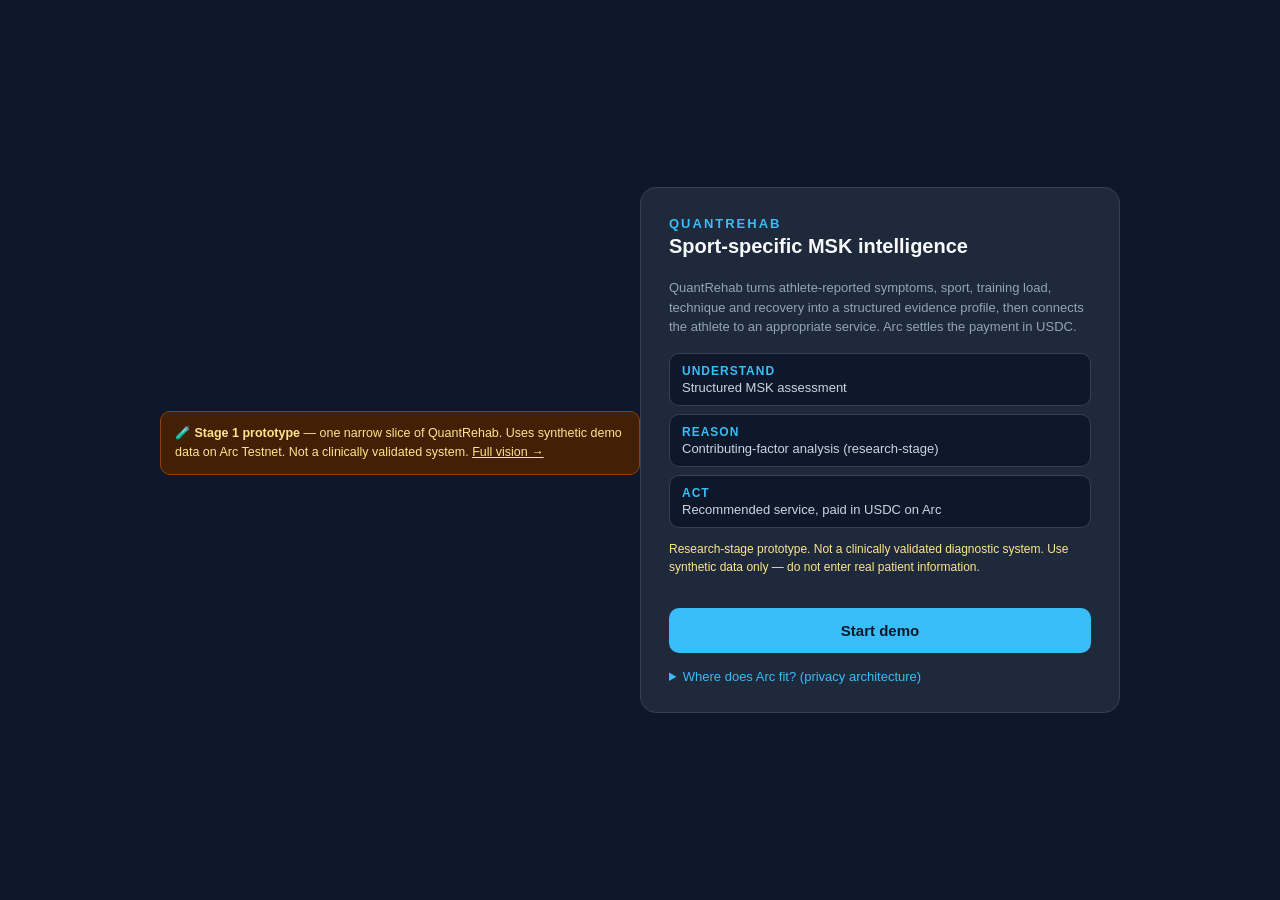
<file: index.html>
<!DOCTYPE html>
<html lang="en">
<head>
  <meta charset="UTF-8" />
  <meta name="viewport" content="width=device-width, initial-scale=1.0" />
  <title>QuantRehab × Arc — Prototype</title>
  <link rel="stylesheet" href="style.css" />
</head>
<body>
  <div class="proto-banner">
    🧪 <strong>Stage 1 prototype</strong> — one narrow slice of QuantRehab. Uses synthetic demo data on Arc Testnet. Not a clinically validated system. <a href="#" id="visionLink">Full vision →</a>
  </div>

  <div class="card wide">

    <!-- 1. HOME -->
    <section id="s-home" class="screen">
      <div class="brand">QUANTREHAB</div>
      <div class="title">Sport-specific MSK intelligence</div>
      <p class="muted">QuantRehab turns athlete-reported symptoms, sport, training load, technique and recovery into a structured evidence profile, then connects the athlete to an appropriate service. Arc settles the payment in USDC.</p>
      <div class="mini"><b>Understand</b><span>Structured MSK assessment</span></div>
      <div class="mini"><b>Reason</b><span>Contributing-factor analysis (research-stage)</span></div>
      <div class="mini"><b>Act</b><span>Recommended service, paid in USDC on Arc</span></div>
      <p class="note">Research-stage prototype. Not a clinically validated diagnostic system. Use synthetic data only — do not enter real patient information.</p>
      <button id="startBtn">Start demo</button>
      <details>
        <summary>Where does Arc fit? (privacy architecture)</summary>
        <div class="split">
          <div><b>🔒 Off-chain</b><br>symptoms, history, pain scores, self-tests, QRCS / SERI / QRTI data. Never sent anywhere in this demo — it stays in your browser.</div>
          <div><b>⛓️ Arc</b><br>USDC payment and settlement for the service. Later: provider payments, marketplace, agent-authorized transactions.</div>
        </div>
      </details>
    </section>

    <!-- 2. ASSESSMENT -->
    <section id="s-assess" class="screen hidden">
      <form id="form">
        <div class="brand">STEP 2 · ASSESSMENT</div>
        <div class="title">Structured MSK evidence</div>
        <button type="button" id="demoFill" class="secondary">Fill with synthetic demo data</button>

        <div class="section-title">Safety Screen</div>
        <label class="checkbox"><input type="checkbox" name="flag_trauma" /> Sudden severe pain after a fall, collision, or accident</label>
        <label class="checkbox"><input type="checkbox" name="flag_night" /> Pain that wakes you at night or doesn't ease with rest</label>
        <label class="checkbox"><input type="checkbox" name="flag_neuro" /> Numbness, tingling, or weakness that is spreading</label>
        <label class="checkbox"><input type="checkbox" name="flag_systemic" /> Unexplained fever, chills, or weight loss with the pain</label>
        <label class="checkbox"><input type="checkbox" name="flag_saddle" /> Loss of bladder/bowel control, or groin numbness</label>

        <div class="section-title">Symptoms</div>
        <label>Body region
          <select name="bodyRegion" required><option value="">Select...</option><option>Knee</option><option>Ankle / Foot</option><option>Hip</option><option>Lower back</option><option>Shoulder</option><option>Elbow / Wrist</option><option>Other</option></select>
        </label>
        <label>Onset
          <select name="onset" required><option value="">Select...</option><option>Sudden</option><option>Gradual</option></select>
        </label>
        <label>Current pain (0–10)
          <input type="range" name="painLevel" min="0" max="10" value="3" oninput="this.nextElementSibling.textContent=this.value" /><output>3</output>
        </label>
        <label>What makes it worse?<textarea name="aggravating" rows="2"></textarea></label>
        <label>What makes it better?<textarea name="relieving" rows="2"></textarea></label>

        <div class="section-title">Sport &amp; Load</div>
        <label>Primary sport
          <select name="sport" required><option value="">Select...</option><option>Running</option><option>Badminton</option><option>Football</option><option>Cricket</option><option>Basketball</option><option>Gym training</option><option>Other</option></select>
        </label>
        <label>Sessions per week<input type="number" name="frequency" min="0" max="14" /></label>
        <label>Recent change in training load
          <select name="loadChange"><option value="">Select...</option><option>Increased recently</option><option>Decreased recently</option><option>No real change</option></select>
        </label>
        <label>Recent technique/form change? (optional)<textarea name="technique" rows="2"></textarea></label>

        <div class="section-title">Recovery &amp; History</div>
        <label>Sleep (hours/night)<input type="number" name="sleep" min="0" max="14" step="0.5" /></label>
        <label>Recovery quality
          <select name="recovery"><option value="">Select...</option><option>Poor</option><option>Fair</option><option>Good</option></select>
        </label>
        <label>Relevant previous injury? (optional)<textarea name="previousInjury" rows="2"></textarea></label>

        <button type="submit">See QuantRehab analysis →</button>
      </form>
    </section>

    <!-- Red flag stop -->
    <section id="s-redflag" class="screen hidden">
      <div class="brand">QUANTREHAB</div>
      <div class="title">Please see a healthcare professional</div>
      <p class="muted">One or more answers should be checked by a qualified professional promptly rather than continuing with this self-assessment. This is a safety precaution, not a diagnosis.</p>
      <button type="button" class="secondary" data-go="home">Back to start</button>
    </section>

    <!-- 3. INTELLIGENCE -->
    <section id="s-intel" class="screen hidden">
      <div class="brand">STEP 3 · QUANTREHAB INTELLIGENCE</div>
      <div class="title">Evidence profile</div>
      <div id="evidenceBox"></div>
      <div class="section-title">Contributing-factor profile</div>
      <div id="factorBox"></div>
      <p class="note">Research-stage demo: a transparent rule-based mapping of your answers. No diagnosis and no probabilities are shown — the validated QRCS reasoning layer comes through the research phase.</p>
      <div class="section-title">Recommended next step</div>
      <div class="reco" id="recoText"></div>
      <button id="nextBtn">What's next →</button>
    </section>

    <!-- 4. SERVICE + PAYMENT -->
    <section id="s-pay" class="screen hidden">
      <div class="brand">STEP 1 · SERVICE &amp; PAYMENT</div>
      <div class="title">Provider &amp; USDC payment</div>
      <p class="note">QuantRehab Service Agent (prototype) prepared this payment. It cannot spend anything — you authorize it in your own wallet.</p>
      <div class="row"><span class="label">Provider</span><span class="value" id="providerName">—</span></div>
      <div class="row"><span class="label">Service</span><span class="value" id="serviceName">—</span></div>
      <div class="row"><span class="label">Price</span><span class="value" id="priceValue">—</span></div>
      <div class="row"><span class="label">Network</span><span class="value" id="networkValue">—</span></div>
      <p class="muted">Demo provider: a test wallet, not a real clinic.</p>
      <div id="walletSection" class="hidden">
        <div class="row"><span class="label">Wallet</span><span class="value" id="walletAddress">—</span></div>
        <div class="row"><span class="label">USDC Balance</span><span class="value" id="walletBalance">—</span></div>
      </div>
      <button id="connectBtn">Connect Wallet</button>
      <button id="payBtn" class="hidden">Pay 5 USDC</button>
      <div id="status" class="status"></div>
    </section>

    <!-- TRANSACTION PAGE -->
    <section id="s-done" class="screen hidden">
      <div class="brand">STEP 1 · ARC SETTLEMENT</div>
      <div class="title">Payment confirmed ✓</div>
      <div class="row"><span class="label">Amount</span><span class="value">5 USDC</span></div>
      <div class="row"><span class="label">Provider</span><span class="value" id="doneProvider">—</span></div>
      <div class="row"><span class="label">Service</span><span class="value" id="doneService">—</span></div>
      <div class="row"><span class="label">Network</span><span class="value">Arc Testnet</span></div>
      <div class="row"><span class="label">Tx Hash</span><span class="value" id="txHash">—</span></div>
      <a id="txLink" href="#" target="_blank" rel="noopener">View on Arc explorer →</a>
      <button id="toAssessBtn">Continue to assessment →</button>
    </section>

    <!-- FUTURE -->
    <section id="s-future" class="screen hidden">
      <div class="brand">STEP 4 · WHAT'S NEXT</div>
      <div class="title">Recovery &amp; roadmap</div>
      <p class="muted">After the consultation, QuantRehab would track pain, function, training load, readiness and reassessment over time. That tracking is planned, not built yet.</p>
      <div class="section-title">What is real today</div>
      <div class="mini"><b>Working prototype</b><span>USDC payment confirmed on Arc Testnet, then structured intake</span></div>
      <div class="mini"><b>Research-stage</b><span>Evidence to contributing-factor mapping (illustrative, not validated)</span></div>
      <div class="mini"><b>Future</b><span>QRCS / SERI / QRTI recovery tracking, verified physiotherapist marketplace, agent-authorized payments, API</span></div>
      <button type="button" class="secondary" data-go="home">Back to start</button>
    </section>

    <!-- VISION -->
    <section id="s-vision" class="screen hidden">
      <div class="brand">QUANTREHAB</div>
      <div class="title">Full vision</div>
      <p class="muted">A sport-specific MSK intelligence platform: structured evidence acquisition, then source-traceable probabilistic reasoning, then a route to professional care and longitudinal recovery tracking. This demo is a small slice of it.</p>
      <div class="mini"><b>Stage 1 · Validation</b><span>Structured assessment, QRCS / SERI / QRTI, physiotherapist agreement study</span></div>
      <div class="mini"><b>Stage 2 · Distribution</b><span>Athlete app, physiotherapists, academies, clubs, corporate sports programs</span></div>
      <div class="mini"><b>Stage 3 · Ecosystem</b><span>Provider marketplace, bookings, events, dashboards, API</span></div>
      <div class="mini"><b>Stage 4 · Economic network</b><span>USDC settlement, agent-authorized purchases, credentials, reputation</span></div>
      <p class="note">Health data stays off-chain. Arc is the settlement layer. No clinical validation is claimed yet.</p>
      <button type="button" id="visionBack" class="secondary">← Back</button>
    </section>

  </div>
  <script type="module" src="app.js"></script>
</body>
  </html>
</file>
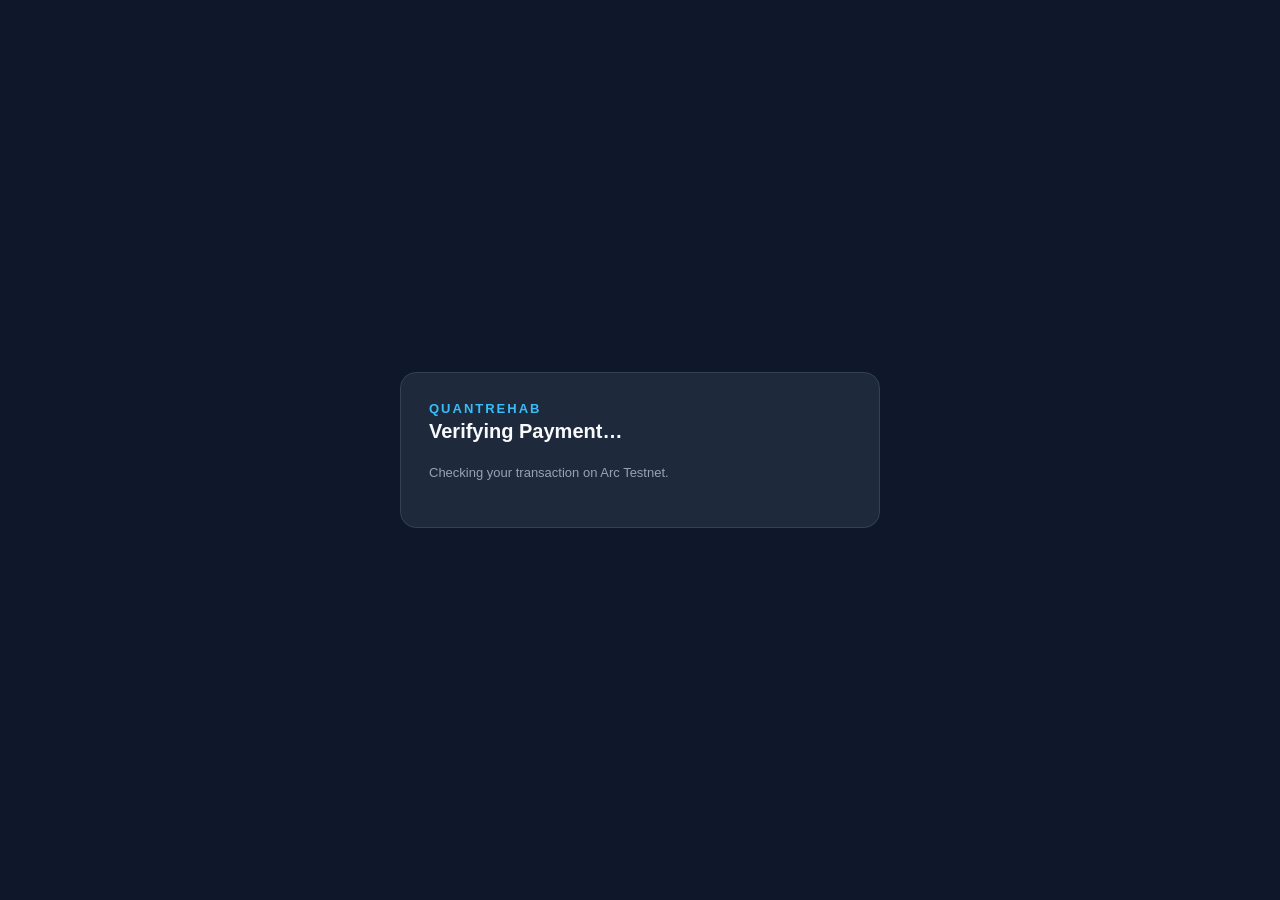
<file: assessment.html>
<!DOCTYPE html>
<html lang="en">
<head>
  <meta charset="UTF-8" />
  <meta name="viewport" content="width=device-width, initial-scale=1.0" />
  <title>QuantRehab — Assessment</title>
  <link rel="stylesheet" href="style.css" />
</head>
<body>
  <div class="card wide">

    <!-- Shown briefly while we verify the transaction on-chain -->
    <div id="checkingView">
      <div class="brand">QUANTREHAB</div>
      <div class="title">Verifying Payment…</div>
      <p class="muted">Checking your transaction on Arc Testnet.</p>
    </div>

    <!-- Shown if someone reaches this page without paying -->
    <div id="lockedView" class="hidden">
      <div class="brand">QUANTREHAB</div>
      <div class="title">Assessment Locked</div>
      <p class="muted">This assessment is only available after your consultation payment is confirmed.</p>
      <a href="index.html"><button type="button">Back to Payment</button></a>
    </div>

    <!-- Red-flag stop screen -->
    <div id="redFlagView" class="hidden">
      <div class="brand">QUANTREHAB</div>
      <div class="title">Please See a Healthcare Professional</div>
      <p class="muted">
        One or more of your answers are things that should be checked by a qualified
        healthcare professional promptly, rather than continued with this self-assessment.
        This is a safety precaution, not a diagnosis.
      </p>
      <a href="index.html"><button type="button" class="secondary">Back to Start</button></a>
    </div>

    <!-- Confirmation screen after submit -->
    <div id="doneView" class="hidden">
      <div class="brand">QUANTREHAB</div>
      <div class="title">Assessment Recorded</div>
      <p class="muted">
        Your structured intake has been recorded for this session. QuantRehab's
        reasoning engine is not connected in this prototype — in the full product,
        a physiotherapist and the QRCS reasoning layer would review this evidence next.
        This is clinical decision support context, not a diagnosis.
      </p>
      <div class="summary" id="summaryBox"></div>
    </div>

    <!-- The actual form -->
    <form id="assessmentForm" class="hidden">
      <div class="brand">QUANTREHAB</div>
      <div class="title">MSK Assessment</div>
      <p class="muted">Answer as accurately as you can — every question helps narrow down what's going on.</p>

      <div class="section-title">Safety Screen</div>
      <label class="checkbox"><input type="checkbox" name="flag_trauma" /> Sudden severe pain after a fall, collision, or accident</label>
      <label class="checkbox"><input type="checkbox" name="flag_night" /> Pain that wakes you at night or doesn't ease with rest</label>
      <label class="checkbox"><input type="checkbox" name="flag_neuro" /> Numbness, tingling, or weakness that is spreading</label>
      <label class="checkbox"><input type="checkbox" name="flag_systemic" /> Unexplained fever, chills, or weight loss alongside the pain</label>
      <label class="checkbox"><input type="checkbox" name="flag_saddle" /> Loss of bladder/bowel control, or numbness in the groin/inner-thigh area</label>

      <div class="section-title">Symptom Details</div>
      <label>Body region
        <select name="bodyRegion" required>
          <option value="">Select...</option>
          <option>Knee</option>
          <option>Ankle / Foot</option>
          <option>Hip</option>
          <option>Lower back</option>
          <option>Shoulder</option>
          <option>Elbow / Wrist</option>
          <option>Other</option>
        </select>
      </label>
      <label>Onset
        <select name="onset" required>
          <option value="">Select...</option>
          <option>Sudden</option>
          <option>Gradual</option>
        </select>
      </label>
      <label>Current pain level (0 = none, 10 = worst)
        <input type="range" name="painLevel" min="0" max="10" value="3" oninput="this.nextElementSibling.textContent=this.value" />
        <output>3</output>
      </label>
      <label>What makes it worse?
        <textarea name="aggravating" rows="2" placeholder="e.g. running downhill, stairs, after long sitting"></textarea>
      </label>
      <label>What makes it better?
        <textarea name="relieving" rows="2" placeholder="e.g. rest, ice, stretching"></textarea>
      </label>

      <div class="section-title">Sport &amp; Training Load</div>
      <label>Primary sport / activity
        <select name="sport" required>
          <option value="">Select...</option>
          <option>Running</option>
          <option>Badminton</option>
          <option>Football</option>
          <option>Cricket</option>
          <option>Basketball</option>
          <option>Gym training</option>
          <option>Other</option>
        </select>
      </label>
      <label>Training frequency (sessions/week)
        <input type="number" name="frequency" min="0" max="14" />
      </label>
      <label>Recent change in training load
        <select name="loadChange">
          <option value="">Select...</option>
          <option>Increased recently</option>
          <option>Decreased recently</option>
          <option>No real change</option>
        </select>
      </label>
      <label>Anything changed in your technique/form recently? (optional)
        <textarea name="technique" rows="2"></textarea>
      </label>

      <div class="section-title">Recovery &amp; History</div>
      <label>Average sleep (hours/night)
        <input type="number" name="sleep" min="0" max="14" step="0.5" />
      </label>
      <label>Recovery quality
        <select name="recovery">
          <option value="">Select...</option>
          <option>Poor</option>
          <option>Fair</option>
          <option>Good</option>
        </select>
      </label>
      <label>Relevant previous injury? (optional)
        <textarea name="previousInjury" rows="2" placeholder="Area and roughly when"></textarea>
      </label>
      <label>Anything you notice during movement (squatting, hopping, balancing)? (optional)
        <textarea name="selfTestNotes" rows="2"></textarea>
      </label>

      <button type="submit">Submit Assessment</button>
    </form>

  </div>

  <script type="module" src="assessment.js"></script>
</body>
                                                                                       </html>
</file>
<file: style.css>
* {
  box-sizing: border-box;
}

body {
  margin: 0;
  min-height: 100vh;
  display: flex;
  align-items: center;
  justify-content: center;
  background: #0f172a;
  font-family: -apple-system, BlinkMacSystemFont, "Segoe UI", Roboto, sans-serif;
  color: #e2e8f0;
  padding: 24px;
}

.card {
  width: 100%;
  max-width: 420px;
  background: #1e293b;
  border: 1px solid #334155;
  border-radius: 16px;
  padding: 28px;
}

.brand {
  font-size: 13px;
  letter-spacing: 2px;
  color: #38bdf8;
  font-weight: 700;
  margin-bottom: 4px;
}

.title {
  font-size: 20px;
  font-weight: 600;
  margin-bottom: 20px;
  color: #f8fafc;
}

.row {
  display: flex;
  justify-content: space-between;
  padding: 10px 0;
  border-bottom: 1px solid #334155;
  font-size: 14px;
}

.row .label {
  color: #94a3b8;
}

.row .value {
  color: #f1f5f9;
  font-weight: 500;
  text-align: right;
  min-width: 0;
  max-width: 65%;
  overflow-wrap: anywhere;
  word-break: break-word;
}

button {
  width: 100%;
  margin-top: 20px;
  padding: 14px;
  border: none;
  border-radius: 10px;
  font-size: 15px;
  font-weight: 600;
  cursor: pointer;
  background: #38bdf8;
  color: #0f172a;
  transition: opacity 0.15s;
}

button:disabled {
  opacity: 0.5;
  cursor: not-allowed;
}

button:hover:not(:disabled) {
  opacity: 0.9;
}

.secondary {
  background: transparent;
  border: 1px solid #475569;
  color: #e2e8f0;
}

.status {
  margin-top: 16px;
  font-size: 13px;
  color: #94a3b8;
  line-height: 1.5;
  white-space: pre-wrap;
  word-break: break-all;
}

.status.error {
  color: #f87171;
}

.status.success {
  color: #4ade80;
}

.hidden {
  display: none !important;
}

a {
  color: #38bdf8;
}

.proto-banner {
  max-width: 480px;
  width: 100%;
  background: #422006;
  border: 1px solid #92400e;
  color: #fde68a;
  font-size: 12.5px;
  line-height: 1.5;
  padding: 12px 14px;
  border-radius: 10px;
  margin-bottom: 14px;
}

.proto-banner a {
  color: #fde68a;
  text-decoration: underline;
}

.card.wide {
  max-width: 480px;
}

.muted {
  color: #94a3b8;
  font-size: 13px;
  line-height: 1.5;
  margin: 8px 0 16px;
}

.section-title {
  font-size: 12px;
  letter-spacing: 1px;
  text-transform: uppercase;
  color: #38bdf8;
  font-weight: 700;
  margin: 20px 0 10px;
  border-top: 1px solid #334155;
  padding-top: 16px;
}

.section-title:first-of-type {
  border-top: none;
  padding-top: 0;
}

form label {
  display: block;
  font-size: 13px;
  color: #cbd5e1;
  margin-bottom: 12px;
}

form input[type="number"],
form input[type="text"],
form select,
form textarea {
  width: 100%;
  margin-top: 6px;
  padding: 10px;
  border-radius: 8px;
  border: 1px solid #475569;
  background: #0f172a;
  color: #f1f5f9;
  font-size: 14px;
  font-family: inherit;
}

form textarea {
  resize: vertical;
}

form input[type="range"] {
  width: 100%;
  margin-top: 8px;
}

form output {
  display: inline-block;
  margin-top: 4px;
  font-weight: 600;
  color: #38bdf8;
}

.checkbox {
  display: flex;
  align-items: flex-start;
  gap: 8px;
  font-size: 13px;
  color: #cbd5e1;
  margin-bottom: 10px;
}

.checkbox input {
  margin-top: 3px;
}

.assessment-link {
  display: block;
  margin-top: 12px;
  text-align: center;
  font-weight: 600;
}

.summary {
  margin-top: 8px;
}

.summary .row {
  display: flex;
  justify-content: space-between;
  gap: 12px;
  padding: 8px 0;
  border-bottom: 1px solid #334155;
  font-size: 13px;
}

.summary .label {
  color: #94a3b8;
  flex-shrink: 0;
}

.summary .value {
  color: #f1f5f9;
  text-align: right;
}

.mini {
  background: #0f172a;
  border: 1px solid #334155;
  border-radius: 10px;
  padding: 10px 12px;
  margin-bottom: 8px;
  font-size: 13px;
}

.mini b {
  display: block;
  color: #38bdf8;
  font-size: 12px;
  letter-spacing: 1px;
  text-transform: uppercase;
  margin-bottom: 2px;
}

.mini span {
  color: #cbd5e1;
}

.note {
  font-size: 12px;
  color: #fde68a;
  line-height: 1.5;
  margin: 12px 0;
}

.reco {
  background: #0f172a;
  border: 1px solid #38bdf8;
  border-radius: 10px;
  padding: 12px;
  font-weight: 600;
  color: #f8fafc;
}

details {
  margin-top: 16px;
  font-size: 13px;
  color: #cbd5e1;
}

details summary {
  cursor: pointer;
  color: #38bdf8;
}

.split {
  display: grid;
  gap: 8px;
  margin-top: 10px;
}

.split div {
  background: #0f172a;
  border: 1px solid #334155;
  border-radius: 10px;
  padding: 10px 12px;
  line-height: 1.5;
  }
</file>
